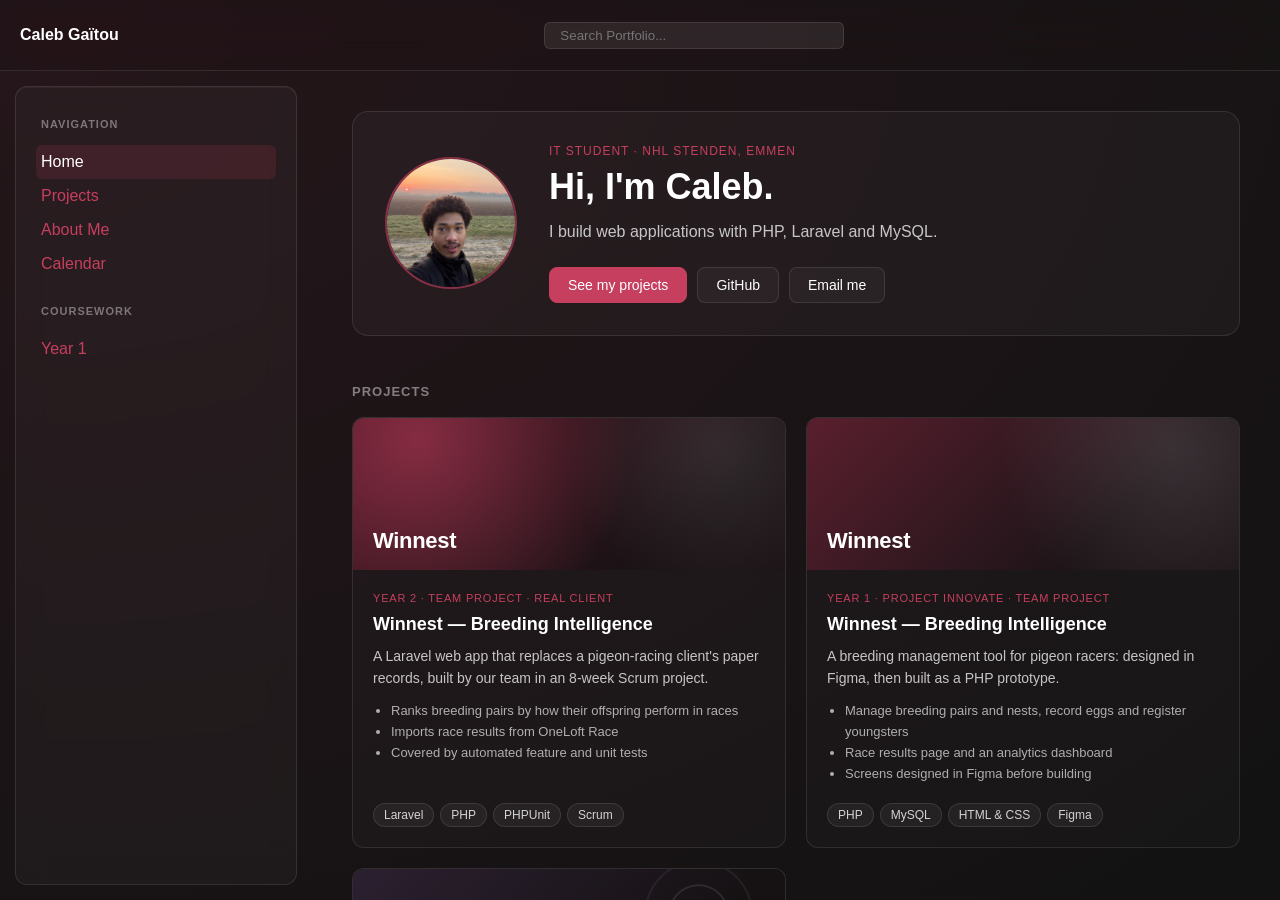
<file: index.html>
<!DOCTYPE html>
<html lang="en">
<head>
    <meta charset="UTF-8">
    <meta name="viewport" content="width=device-width, initial-scale=1.0">
    <title>Caleb Gaïtou — Portfolio</title>
    <meta name="description" content="Academic portfolio of Caleb Gaïtou, Information Technology student at NHL Stenden University of Applied Sciences in Emmen.">
    <link rel="icon" href="Portfolio/favicon.svg" type="image/svg+xml">
    <meta http-equiv="refresh" content="0; url=Portfolio/index.html">
    <link rel="canonical" href="Portfolio/index.html">
    <style>body { background: #121212; color: #fff; font-family: system-ui, sans-serif; } a { color: #c63f5f; }</style>
</head>
<body>
    <p><a href="Portfolio/index.html">Open portfolio</a></p>
</body>
</html>
</file>
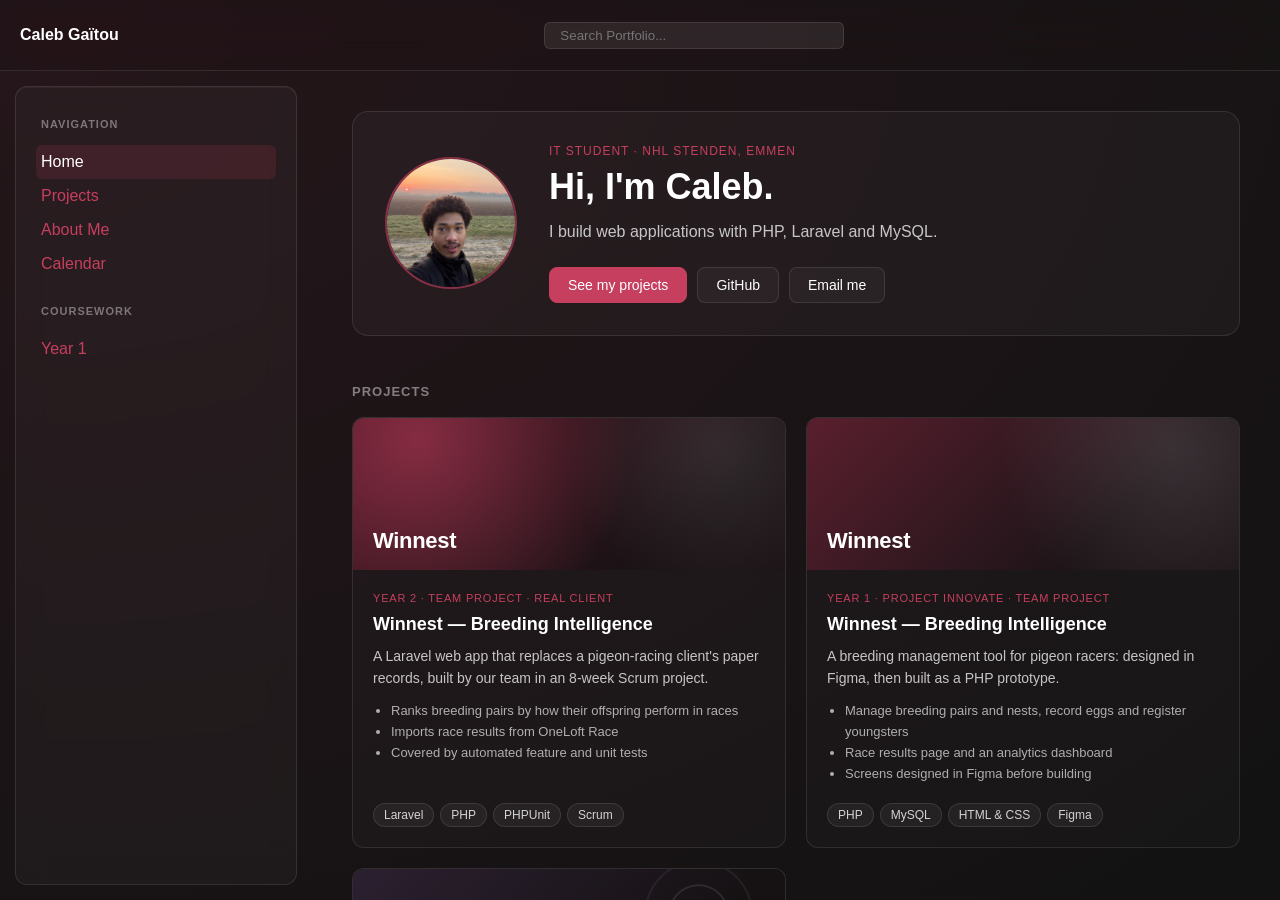
<file: Portfolio/index.html>
<!DOCTYPE html>
<html lang="en">
<head>
    <meta charset="UTF-8">
    <meta name="viewport" content="width=device-width, initial-scale=1.0">
    <title>Caleb Gaïtou — IT Student &amp; Web Developer</title>
    <meta name="description" content="Caleb Gaïtou, Information Technology student at NHL Stenden in Emmen. Web applications built with PHP, Laravel and MySQL.">
    <meta name="theme-color" content="#121212">
    <link rel="icon" href="./favicon.svg" type="image/svg+xml">
    <meta property="og:type" content="website">
    <meta property="og:title" content="Caleb Gaïtou — IT Student &amp; Web Developer">
    <meta property="og:description" content="Web applications built with PHP, Laravel and MySQL.">
    <meta property="og:image" content="https://calebgaitou.github.io/myPortfolio/Portfolio/Files/Personal/caleb-profile.jpg">
    <link rel="stylesheet" href="./Css/variables.css">
    <link rel="stylesheet" href="./Css/header.css">
    <link rel="stylesheet" href="./Css/web.css">
    <link rel="stylesheet" href="./Css/home.css">
</head>

<body class="appleDark">
    <header class="topNav">
        <div class="navLeft">
            <a href="index.html" class="welcome"><strong>Caleb Gaïtou</strong></a>
        </div>
        <div class="navCenter">
            <input type="search" id="searchBar" placeholder="Search Portfolio..." class="searchBar" aria-label="Search this page">
        </div>
    </header>

    <div class="mainContainer">
        <aside class="sidebar">
            <nav class="sidebarSection" aria-label="Site">
                <h3>Navigation</h3>
                <ul class="sidebarList">
                    <li><a href="index.html" aria-current="page">Home</a></li>
                    <li><a href="index.html#projects">Projects</a></li>
                    <li><a href="about.html">About Me</a></li>
                    <li><a href="calendar.html">Calendar</a></li>
                </ul>

                <h3>Coursework</h3>
                <ul class="sidebarList">
                    <li><a href="year1.html">Year 1</a></li>
                </ul>
            </nav>
        </aside>

        <main class="content">
            <section class="hero">
                <img src="./Files/Personal/caleb-profile.jpg" class="heroPhoto" alt="Caleb Gaïtou" width="128" height="128">
                <div class="heroText">
                    <p class="heroKicker">IT student · NHL Stenden, Emmen</p>
                    <h1>Hi, I'm Caleb.</h1>
                    <p class="heroLead">
                        I build web applications with PHP, Laravel and MySQL.
                    </p>
                    <div class="heroActions">
                        <a class="btn btnPrimary" href="#projects">See my projects</a>
                        <a class="btn" href="https://github.com/CalebGaitou" target="_blank" rel="noopener">GitHub</a>
                        <a class="btn" href="mailto:calebbgaitou@gmail.com">Email me</a>
                    </div>
                </div>
            </section>

            <section id="projects" class="homeSection" aria-labelledby="projectsHeading">
                <h2 id="projectsHeading" class="sectionHeading">Projects</h2>

                <div class="projectGrid">
                    <article class="projectCard" data-search="winnest breeding intelligence year 2 period 1 pigeon racing client laravel php phpunit scrum team ranking oneloft">
                        <div class="projectBanner projectBannerWinnestClient" aria-hidden="true">
                            <span>Winnest</span>
                        </div>
                        <div class="projectBody">
                            <p class="projectLabel">Year 2 · Team project · Real client</p>
                            <h3>Winnest — Breeding Intelligence</h3>
                            <p>
                                A Laravel web app that replaces a pigeon-racing client's paper records, built by
                                our team in an 8-week Scrum project.
                            </p>
                            <ul class="projectPoints">
                                <li>Ranks breeding pairs by how their offspring perform in races</li>
                                <li>Imports race results from OneLoft Race</li>
                                <li>Covered by automated feature and unit tests</li>
                            </ul>
                            <ul class="tagList" aria-label="Built with">
                                <li>Laravel</li>
                                <li>PHP</li>
                                <li>PHPUnit</li>
                                <li>Scrum</li>
                            </ul>
                        </div>
                    </article>

                    <article class="projectCard" data-search="winnest year 1 project innovate breeding intelligence pigeon php mysql figma team prototype">
                        <div class="projectBanner projectBannerWinnest" aria-hidden="true">
                            <span>Winnest</span>
                        </div>
                        <div class="projectBody">
                            <p class="projectLabel">Year 1 · Project Innovate · Team project</p>
                            <h3>Winnest — Breeding Intelligence</h3>
                            <p>
                                A breeding management tool for pigeon racers: designed in Figma, then built as a
                                PHP prototype.
                            </p>
                            <ul class="projectPoints">
                                <li>Manage breeding pairs and nests, record eggs and register youngsters</li>
                                <li>Race results page and an analytics dashboard</li>
                                <li>Screens designed in Figma before building</li>
                            </ul>
                            <ul class="tagList" aria-label="Built with">
                                <li>PHP</li>
                                <li>MySQL</li>
                                <li>HTML &amp; CSS</li>
                                <li>Figma</li>
                            </ul>
                        </div>
                    </article>

                    <article class="projectCard" data-search="circlesolutions circle solutions team year 1 company website bilingual dutch english dark mode phpmailer contact php">
                        <div class="projectBanner projectBannerCircle" aria-hidden="true">
                            <span>CircleSolutions</span>
                        </div>
                        <div class="projectBody">
                            <p class="projectLabel">Year 1 · Team project</p>
                            <h3>CircleSolutions — Company website</h3>
                            <p>
                                A bilingual English and Dutch website for Circle Solutions, with a light and dark
                                mode the visitor can switch between.
                            </p>
                            <ul class="projectPoints">
                                <li>Contact form that emails each submission using PHPMailer</li>
                                <li>Blog, FAQ, knowledge base and a short quiz</li>
                                <li>Cookie banner, custom 404 page and downloadable brochures</li>
                            </ul>
                            <ul class="tagList" aria-label="Built with">
                                <li>PHP</li>
                                <li>HTML &amp; CSS</li>
                                <li>JavaScript</li>
                                <li>PHPMailer</li>
                            </ul>
                        </div>
                    </article>
                </div>
            </section>

            <section class="homeSection" aria-labelledby="courseworkHeading">
                <h2 id="courseworkHeading" class="sectionHeading">Coursework &amp; more</h2>
                <div class="gridContainer">
                    <a class="card" href="year1.html" data-search="year 1 coursework professional skills">
                        <span class="cardTitle">Year 1</span>
                        <span class="cardMeta">Professional Skills</span>
                    </a>
                    <a class="card" href="about.html" data-search="about caleb gaitou education skills languages contact">
                        <span class="cardTitle">About Me</span>
                        <span class="cardMeta">Education, skills and contact</span>
                    </a>
                    <a class="card" href="calendar.html" data-search="calendar schedule outlook">
                        <span class="cardTitle">Calendar</span>
                        <span class="cardMeta">Current schedule</span>
                    </a>
                </div>
            </section>
            <p class="noResults" hidden>Nothing matches that search.</p>
        </main>
    </div>
    <script src="./js/search.js"></script>
</body>
</html>
</file>
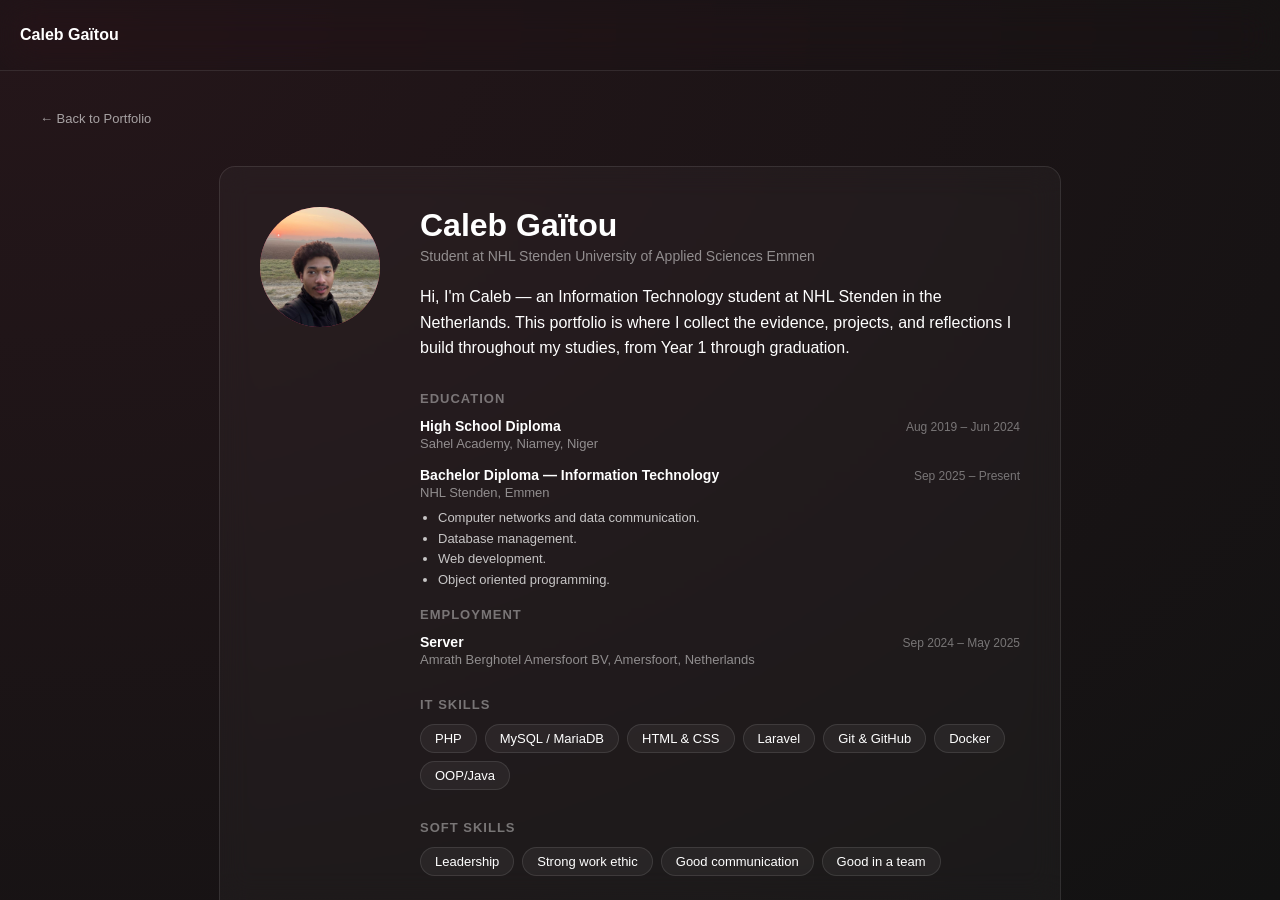
<file: Portfolio/about.html>
<!DOCTYPE html>
<html lang="en">
<head>
    <meta charset="UTF-8">
    <meta name="viewport" content="width=device-width, initial-scale=1.0">
    <title>About Me — Caleb Gaïtou Portfolio</title>
    <meta name="description" content="Caleb Gaïtou: Information Technology student at NHL Stenden in Emmen. Education, skills, languages and contact.">
    <meta name="theme-color" content="#121212">
    <link rel="icon" href="./favicon.svg" type="image/svg+xml">
    <meta property="og:type" content="profile">
    <meta property="og:title" content="About Caleb Gaïtou">
    <meta property="og:description" content="Information Technology student at NHL Stenden University of Applied Sciences, Emmen.">
    <meta property="og:image" content="https://calebgaitou.github.io/myPortfolio/Portfolio/Files/Personal/caleb-profile.jpg">
    <link rel="stylesheet" href="./Css/variables.css">
    <link rel="stylesheet" href="./Css/header.css">
    <link rel="stylesheet" href="./Css/web.css">
    <link rel="stylesheet" href="./Css/about.css">
</head>

<body class="appleDark">
    <header class="topNav">
        <div class="navLeft">
            <a href="index.html" class="welcome"><strong>Caleb Gaïtou</strong></a>
        </div>
    </header>

    <div class="mainContainer">
        <main class="content aboutPage">
            <a href="index.html" class="backLink">&larr; Back to Portfolio</a>

            <div class="aboutCenter">
                <div class="aboutCard">
                    <img src="./Files/Personal/caleb-profile.jpg" class="avatar" alt="Caleb Gaïtou">

                    <div class="aboutText">
                        <h1>Caleb Gaïtou</h1>
                        <p class="tagline">Student at NHL Stenden University of Applied Sciences Emmen</p>

                        <p class="bio">
                            Hi, I'm Caleb — an Information Technology student at NHL Stenden in the Netherlands. This portfolio is where I
                            collect the evidence, projects, and reflections I build throughout my studies, from
                            Year 1 through graduation.
                        </p>

                        <h2>Education</h2>
                        <div class="resumeEntry">
                            <div class="resumeHeader">
                                <span class="resumeTitle">High School Diploma</span>
                                <span class="resumeDate">Aug 2019 – Jun 2024</span>
                            </div>
                            <p class="resumeSubtitle">Sahel Academy, Niamey, Niger</p>
                        </div>
                        <div class="resumeEntry">
                            <div class="resumeHeader">
                                <span class="resumeTitle">Bachelor Diploma — Information Technology</span>
                                <span class="resumeDate">Sep 2025 – Present</span>
                            </div>
                            <p class="resumeSubtitle">NHL Stenden, Emmen</p>
                            <ul class="resumeBullets">
                                <li>Computer networks and data communication.</li>
                                <li>Database management.</li>
                                <li>Web development.</li>
                                <li>Object oriented programming.</li>
                            </ul>
                        </div>

                        <h2>Employment</h2>
                        <div class="resumeEntry">
                            <div class="resumeHeader">
                                <span class="resumeTitle">Server</span>
                                <span class="resumeDate">Sep 2024 – May 2025</span>
                            </div>
                            <p class="resumeSubtitle">Amrath Berghotel Amersfoort BV, Amersfoort, Netherlands</p>
                        </div>

                        <h2>IT Skills</h2>
                        <ul class="skillsList">
                            <li>PHP</li>
                            <li>MySQL / MariaDB</li>
                            <li>HTML &amp; CSS</li>
                            <li>Laravel</li>
                            <li>Git &amp; GitHub</li>
                            <li>Docker</li>
                            <li>OOP/Java</li>
                        </ul>

                        <h2>Soft Skills</h2>
                        <ul class="skillsList">
                            <li>Leadership</li>
                            <li>Strong work ethic</li>
                            <li>Good communication</li>
                            <li>Good in a team</li>
                        </ul>

                        <h2>Languages</h2>
                        <ul class="skillsList">
                            <li>English</li>
                            <li>French</li>
                            <li>Dutch</li>
                        </ul>

                        <h2>Interests</h2>
                        <ul class="resumeBullets">
                            <li>Sports: football, volleyball, softball, working out, biking</li>
                            <li>Playing video games, solo or with others</li>
                        </ul>

                        <h2>Contact</h2>
                        <ul class="contactList">
                            <li><a href="mailto:calebbgaitou@gmail.com">calebbgaitou@gmail.com</a></li>
                            <!-- Add your LinkedIn here: <li><a href="https://www.linkedin.com/in/YOUR-NAME/">My LinkedIn</a></li> -->
                            <li><a href="https://github.com/CalebGaitou" target="_blank" rel="noopener">My GitHub</a></li>
                        </ul>
                    </div>
                </div>
            </div>
        </main>
    </div>
</body>
</html>
</file>
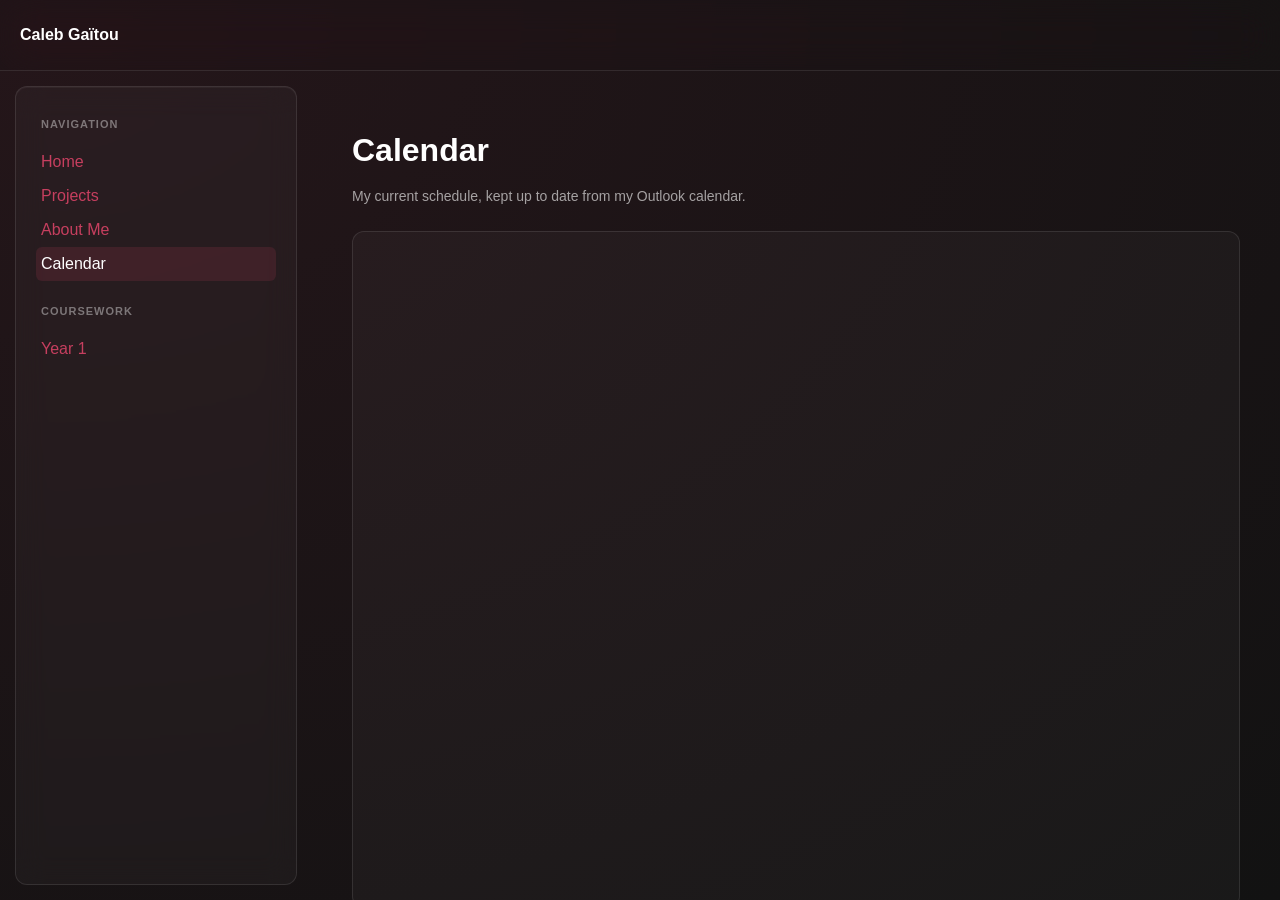
<file: Portfolio/calendar.html>
<!DOCTYPE html>
<html lang="en">
<head>
    <meta charset="UTF-8">
    <meta name="viewport" content="width=device-width, initial-scale=1.0">
    <title>Calendar — Caleb Gaïtou Portfolio</title>
    <meta name="description" content="Caleb Gaïtou's current schedule.">
    <meta name="theme-color" content="#121212">
    <link rel="icon" href="./favicon.svg" type="image/svg+xml">
    <link rel="stylesheet" href="./Css/variables.css">
    <link rel="stylesheet" href="./Css/header.css">
    <link rel="stylesheet" href="./Css/web.css">
</head>

<body class="appleDark">
    <header class="topNav">
        <div class="navLeft">
            <a href="index.html" class="welcome"><strong>Caleb Gaïtou</strong></a>
        </div>
    </header>

    <div class="mainContainer">
        <aside class="sidebar">
            <nav class="sidebarSection" aria-label="Site">
                <h3>Navigation</h3>
                <ul class="sidebarList">
                    <li><a href="index.html">Home</a></li>
                    <li><a href="index.html#projects">Projects</a></li>
                    <li><a href="about.html">About Me</a></li>
                    <li><a href="calendar.html" aria-current="page">Calendar</a></li>
                </ul>

                <h3>Coursework</h3>
                <ul class="sidebarList">
                    <li><a href="year1.html">Year 1</a></li>
                </ul>
            </nav>
        </aside>

        <main class="content">
            <h1>Calendar</h1>
            <p class="libraryIntro">My current schedule, kept up to date from my Outlook calendar.</p>

            <div class="calendarEmbed">
                <iframe
                    src="https://outlook.office365.com/owa/calendar/c8c9903190b54e469d05b934584c07ef@student.nhlstenden.com/1d67b6a9ca3741889c384cdd14fe582414789045714294495415/calendar.html"
                    title="Caleb's schedule"
                    loading="lazy"
                ></iframe>
            </div>
        </main>
    </div>
</body>
</html>
</file>
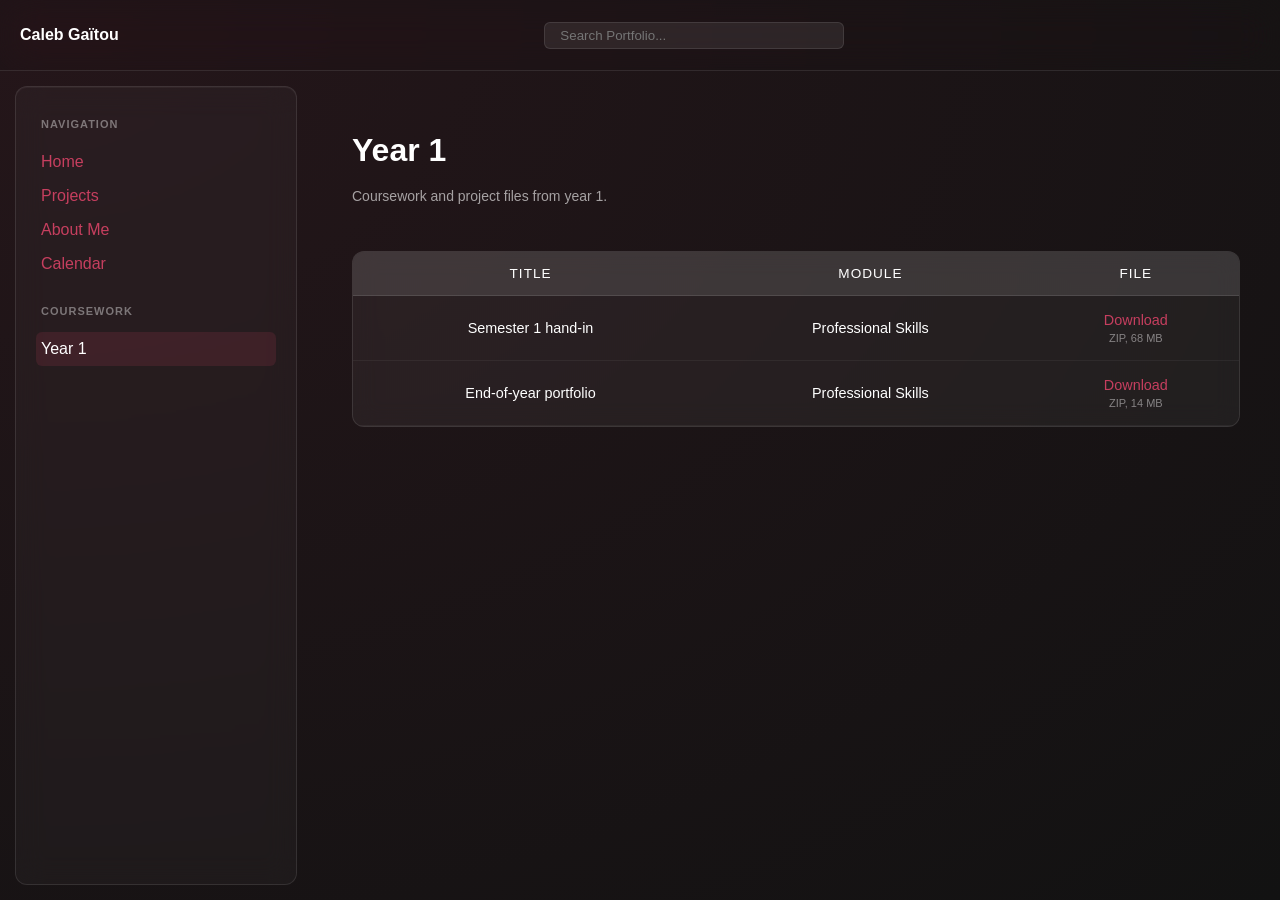
<file: Portfolio/year1.html>
<!DOCTYPE html>
<html lang="en">
<head>
    <meta charset="UTF-8">
    <meta name="viewport" content="width=device-width, initial-scale=1.0">
    <title>Year 1 — Caleb Gaïtou Portfolio</title>
    <meta name="description" content="Year 1 coursework from NHL Stenden IT: Professional Skills.">
    <meta name="theme-color" content="#121212">
    <link rel="icon" href="./favicon.svg" type="image/svg+xml">
    <link rel="stylesheet" href="./Css/variables.css">
    <link rel="stylesheet" href="./Css/header.css">
    <link rel="stylesheet" href="./Css/web.css">
</head>

<body class="appleDark">
    <header class="topNav">
        <div class="navLeft">
            <a href="index.html" class="welcome"><strong>Caleb Gaïtou</strong></a>
        </div>
        <div class="navCenter">
            <input type="search" id="searchBar" placeholder="Search Portfolio..." class="searchBar" aria-label="Search this page">
        </div>
    </header>

    <div class="mainContainer">
        <aside class="sidebar">
            <nav class="sidebarSection" aria-label="Site">
                <h3>Navigation</h3>
                <ul class="sidebarList">
                    <li><a href="index.html">Home</a></li>
                    <li><a href="index.html#projects">Projects</a></li>
                    <li><a href="about.html">About Me</a></li>
                    <li><a href="calendar.html">Calendar</a></li>
                </ul>

                <h3>Coursework</h3>
                <ul class="sidebarList">
                    <li><a href="year1.html" aria-current="page">Year 1</a></li>
                </ul>
            </nav>
        </aside>

        <main class="content">
            <h1>Year 1</h1>
            <p class="libraryIntro">Coursework and project files from year 1.</p>

            <div class="tableContainer">
                <table class="filesTable">
                    <thead>
                        <tr>
                            <th>Title</th>
                            <th>Module</th>
                            <th>File</th>
                        </tr>
                    </thead>
                    <tbody>
                        <tr data-search="professional skills semester 1 hand-in handin zip edumundo communication">
                            <td class="allCells">Semester 1 hand-in</td>
                            <td class="allCells">Professional Skills</td>
                            <td class="allCells"><a href="./Files/Year1/ProfessionalSkills/professional-skills-semester-1-handin.zip" download>Download</a> <span class="fileMeta">ZIP, 68 MB</span></td>
                        </tr>
                        <tr data-search="professional skills end of year portfolio final interview feedback meetings zip">
                            <td class="allCells">End-of-year portfolio</td>
                            <td class="allCells">Professional Skills</td>
                            <td class="allCells"><a href="./Files/Year1/ProfessionalSkills/professional-skills-end-of-year-portfolio.zip" download>Download</a> <span class="fileMeta">ZIP, 14 MB</span></td>
                        </tr>
                    </tbody>
                </table>
            </div>
            <p class="noResults" hidden>Nothing matches that search.</p>
        </main>
    </div>
    <script src="./js/search.js"></script>
</body>
</html>
</file>
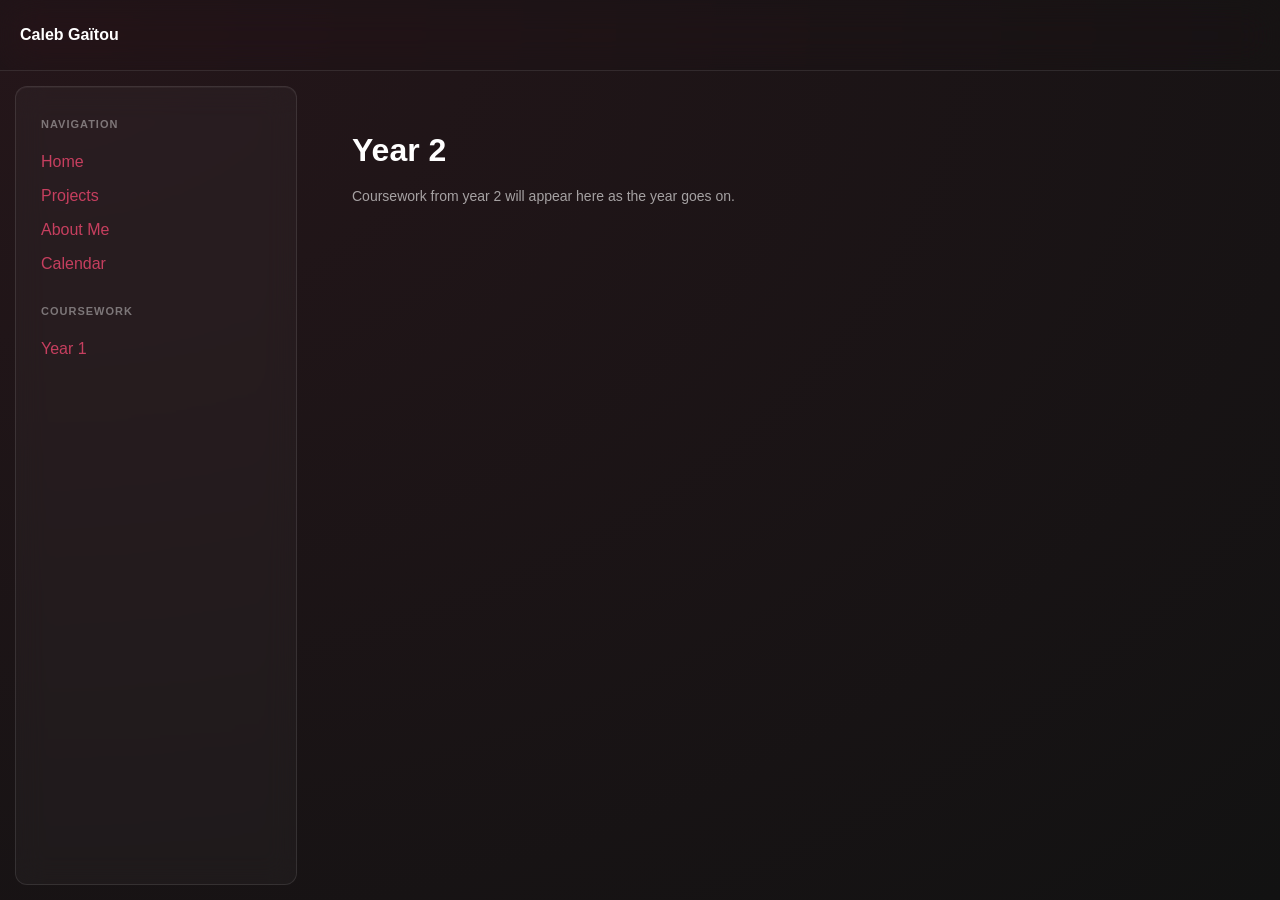
<file: Portfolio/year2.html>
<!DOCTYPE html>
<html lang="en">
<head>
    <meta charset="UTF-8">
    <meta name="viewport" content="width=device-width, initial-scale=1.0">
    <title>Year 2 — Caleb Gaïtou Portfolio</title>
    <meta name="description" content="Year 2 coursework from NHL Stenden IT.">
    <meta name="theme-color" content="#121212">
    <link rel="icon" href="./favicon.svg" type="image/svg+xml">
    <link rel="stylesheet" href="./Css/variables.css">
    <link rel="stylesheet" href="./Css/header.css">
    <link rel="stylesheet" href="./Css/web.css">
</head>

<body class="appleDark">
    <header class="topNav">
        <div class="navLeft">
            <a href="index.html" class="welcome"><strong>Caleb Gaïtou</strong></a>
        </div>
    </header>

    <div class="mainContainer">
        <aside class="sidebar">
            <nav class="sidebarSection" aria-label="Site">
                <h3>Navigation</h3>
                <ul class="sidebarList">
                    <li><a href="index.html">Home</a></li>
                    <li><a href="index.html#projects">Projects</a></li>
                    <li><a href="about.html">About Me</a></li>
                    <li><a href="calendar.html">Calendar</a></li>
                </ul>

                <h3>Coursework</h3>
                <ul class="sidebarList">
                    <li><a href="year1.html">Year 1</a></li>
                </ul>
            </nav>
        </aside>

        <main class="content">
            <h1>Year 2</h1>
            <p class="libraryIntro">Coursework from year 2 will appear here as the year goes on.</p>
        </main>
    </div>
</body>
</html>
</file>
<file: Portfolio/Css/variables.css>
:root {
    --bgMain: radial-gradient(at top left, #25161a, #121212);
    --glassBg: rgba(255, 255, 255, 0.03);
    --glassBorder: rgba(255, 255, 255, 0.1);
    --accentColor: rgb(198, 63, 95);
    --textColor: #ffffff;
}
</file>
<file: Portfolio/Css/header.css>
.topNav {
    min-height: 50px;
    background: rgba(20, 20, 20, 0.3);
    backdrop-filter: blur(20px) saturate(160%);
    -webkit-backdrop-filter: blur(20px) saturate(160%);
    display: flex;
    flex-wrap: wrap;
    align-items: center;
    justify-content: space-between;
    gap: 10px;
    padding: 10px 20px;
    border-bottom: 1px solid var(--glassBorder);
    z-index: 100;
}

.navLeft {
    display: flex;
    flex-wrap: wrap;
    align-items: center;
    gap: 10px;
}

.navCenter {
    display: flex;
    flex: 1 1 200px;
    justify-content: center;
    min-width: 160px;
}

.navRight {
    display: flex;
    align-items: center;
    justify-content: flex-end;
}

.userPermission {
    font-size: 12px;
    background: rgba(255, 255, 255, 0.05);
    padding: 4px 12px;
    border-radius: 20px;
    border: 1px solid var(--glassBorder);
    backdrop-filter: blur(5px);
}

.userPermission strong {
    color: var(--accentColor);
    text-transform: uppercase;
    letter-spacing: 0.5px;
}

.btnLogout {
    color: var(--accentColor);
    text-decoration: none;
    margin-left: 15px;
    font-size: 14px;
}

.searchBar {
    background: rgba(255, 255, 255, 0.08);
    border: 1px solid var(--glassBorder);
    border-radius: 6px;
    padding: 5px 15px;
    color: white;
    width: 100%;
    max-width: 300px;
    outline: none;
}

@media (max-width: 500px) {
    .topNav {
        justify-content: center;
        text-align: center;
    }

    .navLeft,
    .navCenter,
    .navRight {
        justify-content: center;
        width: 100%;
    }

    .searchBar {
        max-width: none;
    }
}
</file>
<file: Portfolio/Css/web.css>
/* ─── BASE ─────────────────────────────────────────────── */

body {
    margin: 0;
    font-family: -apple-system, BlinkMacSystemFont, "Segoe UI", Roboto, Helvetica;
    background: var(--bgMain);
    color: var(--textColor);
    display: flex;
    flex-direction: column;
    height: 100vh;
}

a {
    color: inherit;
    text-decoration: none;
    background-color: transparent;
}

/* Top nav (.topNav, .navLeft, etc.) now lives in Css/header.css,
   loaded alongside header.php wherever the shared header is included. */

/* ─── LAYOUT ────────────────────────────────────────────── */

.mainContainer {
    display: flex;
    flex: 1;
    overflow-y: hidden;
}

.content {
    flex: 1;
    min-width: 0;
    padding: 40px;
    overflow-y: auto;
}

/* ─── SIDEBAR ───────────────────────────────────────────── */

.sidebar {
    width: 240px;
    flex-shrink: 0;
    background: var(--glassBg);
    backdrop-filter: blur(15px);
    -webkit-backdrop-filter: blur(15px);
    margin: 15px;
    padding: 20px;
    border-radius: 12px;
    border: 1px solid var(--glassBorder);
    display: flex;
    flex-direction: column;
    box-shadow: inset 0 1px 1px rgba(255, 255, 255, 0.05);
}

.sidebar h3 {
    font-size: 11px;
    letter-spacing: 1px;
    text-transform: uppercase;
    color: rgba(255, 255, 255, 0.4);
    margin-bottom: 15px;
    padding-left: 5px;
}

.sidebar ul {
    padding: 0;
    margin: 0;
}

.sidebar li {
    list-style: none;
}

.sidebar li a,
summary {
    color: var(--accentColor);
    text-decoration: none;
    display: block;
    padding: 8px 5px;
    border-radius: 6px;
    transition: background-color 0.3s ease, color 0.3s ease;
    font-weight: 500;
}

summary a {
    cursor: pointer;
    outline: none;
    font-style: italic;
    font-weight: bold;
}

summary::-webkit-details-marker {
    color: var(--accentColor);
}

.sidebar li a:hover,
summary:hover {
    background: rgba(198, 63, 95, 0.1);
    color: white;
}

.sidebar li a[aria-current="page"] {
    background: rgba(198, 63, 95, 0.15);
    color: white;
}

.sidebarList + h3 {
    margin-top: 24px;
}

.welcome {
    color: var(--textColor);
}

.welcome:hover strong {
    color: var(--accentColor);
}

a:focus-visible,
.searchBar:focus-visible {
    outline: 2px solid var(--accentColor);
    outline-offset: 2px;
}

details ul {
    margin-left: 20px;
    margin-top: 5px;
}

details ul li a {
    font-size: 0.9em;
    opacity: 0.8;
}

.moduleMessage {
    padding-left: 10px;
    font-size: 12px;
    color: rgba(255, 255, 255, 0.4);
}

/* ─── CARDS ─────────────────────────────────────────────── */

.gridContainer {
    display: grid;
    grid-template-columns: repeat(auto-fill, minmax(200px, 1fr));
    gap: 20px;
}

.card {
    background: rgba(255, 255, 255, 0.02);
    backdrop-filter: blur(4px);
    min-height: 90px;
    border-radius: 10px;
    display: flex;
    flex-direction: column;
    justify-content: center;
    gap: 6px;
    padding: 20px;
    border: 1px solid var(--glassBorder);
    transition: all 0.3s ease;
}

.card:hover {
    background: rgba(255, 255, 255, 0.06);
    border-color: rgba(198, 63, 95, 0.5);
    transform: translateY(-4px);
    box-shadow: 0 10px 20px rgba(0, 0, 0, 0.3);
}

.cardTitle {
    font-weight: 600;
    font-size: 15px;
}

.cardMeta {
    font-size: 12px;
    color: rgba(255, 255, 255, 0.5);
}

.libraryIntro {
    color: rgba(255, 255, 255, 0.6);
    font-size: 14px;
    line-height: 1.6;
    max-width: 640px;
    margin: -6px 0 24px 0;
}

/* ─── ANNOUNCEMENTS ─────────────────────────────────────── */

.announcementBox {
    background: rgba(198, 63, 95, 0.08);
    border: 1px solid rgba(198, 63, 95, 0.3);
    border-radius: 12px;
    padding: 18px 20px;
    margin: 0 0 24px 0;
}

.announcementBox h3 {
    margin: 0 0 8px 0;
    font-size: 13px;
    letter-spacing: 1px;
    text-transform: uppercase;
    color: var(--accentColor);
}

.announcementBox p {
    margin: 0;
    line-height: 1.5;
}

.announcementMeta {
    margin-top: 10px !important;
    font-size: 12px;
    color: rgba(255, 255, 255, 0.4);
}

.announcementForm {
    background: rgba(255, 255, 255, 0.05);
    border: 1px solid var(--glassBorder);
    border-radius: 12px;
    padding: 18px 20px;
    margin: 0 0 24px 0;
    max-width: 480px;
}

.announcementForm h3 {
    margin: 0 0 6px 0;
    font-size: 14px;
}

.announcementHint {
    font-size: 12px;
    color: rgba(255, 255, 255, 0.4);
    margin: 0 0 12px 0;
}

.announcementForm textarea {
    width: 100%;
    padding: 10px;
    background: rgba(255, 255, 255, 0.05);
    border: 1px solid var(--glassBorder);
    border-radius: 6px;
    color: white;
    box-sizing: border-box;
    font-family: inherit;
    resize: vertical;
    margin-bottom: 12px;
}

/* ─── CALENDAR ──────────────────────────────────────────── */

.calendarEmbed {
    background: var(--glassBg);
    border: 1px solid var(--glassBorder);
    border-radius: 12px;
    overflow: hidden;
    height: 75vh;
    min-height: 500px;
}

.calendarEmbed iframe {
    width: 100%;
    height: 100%;
    border: none;
    display: block;
}

/* ─── PERMISSIONS TABLE ─────────────────────────────────── */

.tableContainer {
    width: 100%;
    overflow-x: auto;
    -webkit-overflow-scrolling: touch;
}

.editPermissions {
    width: 100%;
    border-collapse: separate;
    border-spacing: 0;
    margin-top: 20px;
    background: rgba(255, 255, 255, 0.05);
    backdrop-filter: blur(12px);
    -webkit-backdrop-filter: blur(12px);
    border: 1px solid rgba(255, 255, 255, 0.1);
    border-radius: 12px;
    color: rgb(255, 255, 255);
    overflow: hidden;
    table-layout: fixed;
    min-width: 600px;
}

.editPermissions th {
    background: rgba(255, 255, 255, 0.1);
    color: rgb(255, 255, 255);
    padding: 14px;
    font-weight: 500;
    font-size: 0.85em;
    text-transform: uppercase;
    letter-spacing: 1px;
    border-bottom: 1px solid rgba(255, 255, 255, 0.1);
    white-space: nowrap;
    overflow: hidden;
    text-overflow: ellipsis;
}

.editPermissions td {
    padding: 16px 14px;
    border-bottom: 1px solid rgba(255, 255, 255, 0.05);
    font-size: 0.9em;
    overflow: hidden;
    text-overflow: ellipsis;
    white-space: nowrap;
}

.allCells {
    text-align: center;
}

/* ─── FILES TABLE ───────────────────────────────────────── */
/* Separate from .editPermissions because that class hardcodes
   nth-child width percentages for exactly 6 columns. */

.filesTable {
    width: 100%;
    border-collapse: separate;
    border-spacing: 0;
    margin-top: 20px;
    background: rgba(255, 255, 255, 0.05);
    backdrop-filter: blur(12px);
    -webkit-backdrop-filter: blur(12px);
    border: 1px solid rgba(255, 255, 255, 0.1);
    border-radius: 12px;
    color: rgb(255, 255, 255);
    overflow: hidden;
}

.filesTable th {
    background: rgba(255, 255, 255, 0.1);
    color: rgb(255, 255, 255);
    padding: 14px;
    font-weight: 500;
    font-size: 0.85em;
    text-transform: uppercase;
    letter-spacing: 1px;
    border-bottom: 1px solid rgba(255, 255, 255, 0.1);
    white-space: nowrap;
}

.filesTable td {
    padding: 16px 14px;
    border-bottom: 1px solid rgba(255, 255, 255, 0.05);
    font-size: 0.9em;
}

.filesTable a {
    color: var(--accentColor);
    text-decoration: none;
}

.filesTable a:hover {
    text-decoration: underline;
}

.fileMeta {
    display: block;
    margin-top: 4px;
    font-size: 11px;
    color: rgba(255, 255, 255, 0.45);
    white-space: nowrap;
}

.noResults {
    color: rgba(255, 255, 255, 0.5);
    font-size: 14px;
}

.editPermissions th:nth-child(1),
.editPermissions td:nth-child(1) { width: 14%; }

.editPermissions th:nth-child(2),
.editPermissions td:nth-child(2) { width: 24%; }

.editPermissions th:nth-child(3),
.editPermissions td:nth-child(3) { width: 12%; }

.editPermissions th:nth-child(4),
.editPermissions td:nth-child(4) { width: 24%; }

.editPermissions th:nth-child(5),
.editPermissions td:nth-child(5) { width: 10%; }

.editPermissions th:nth-child(6),
.editPermissions td:nth-child(6) { width: 16%; }

.editActionsContainer {
    display: flex;
    flex-wrap: wrap;
    align-items: center;
    justify-content: center;
    gap: 6px;
    max-width: 100%;
}

.editPermissions select {
    background: rgba(255, 255, 255, 0.1);
    color: rgb(255, 255, 255);
    border: 1px solid rgba(255, 255, 255, 0.2);
    padding: 6px 10px;
    border-radius: 8px;
    font-size: 0.85em;
    outline: none;
    cursor: pointer;
    transition: background-color 0.3s ease;
    max-width: 100%;
    min-width: 0;
    box-sizing: border-box;
}

.editPermissions select:hover {
    background: rgba(255, 255, 255, 0.2);
}


/* ─── BUTTONS ───────────────────────────────────────────── */

.saveBtn {
    background: rgba(255, 255, 255, 0.9);
    color: rgb(0, 0, 0);
    border: none;
    padding: 8px 16px;
    border-radius: 8px;
    font-weight: 600;
    font-size: 0.8em;
    cursor: pointer;
    transition: background-color 0.2s ease, transform 0.2s ease;
}

.saveBtn:hover {
    background: rgb(255, 255, 255);
    transform: scale(1.03);
}

.deleteBtn {
    background: none;
    border: none;
    font: inherit;
    cursor: pointer;
    color: rgb(255, 69, 96);
    text-decoration: none;
    font-size: 0.85em;
    font-weight: 500;
    padding: 5px 10px;
    border-radius: 6px;
    transition: background-color 0.3s ease;
}

.deleteBtn:hover {
    background: rgba(255, 69, 96, 0.1);
}
/* ─── RESPONSIVE ────────────────────────────────────────── */
/* Kept at the end so these rules win over the desktop ones above. */

@media (max-width: 800px) {
    body {
        height: auto;
        min-height: 100vh;
    }

    .mainContainer {
        flex-direction: column;
        overflow: visible;
    }

    .sidebar {
        width: auto;
        margin: 12px 12px 0;
        padding: 12px 14px;
    }

    .sidebar h3 {
        display: none;
    }

    .sidebarList {
        display: flex;
        flex-wrap: wrap;
        gap: 4px 8px;
    }

    .sidebarList + h3 + .sidebarList {
        margin-top: 4px;
    }

    .sidebar li a {
        padding: 6px 10px;
    }

    .content {
        padding: 20px 16px;
    }
}

@media (max-width: 560px) {
    .filesTable th,
    .filesTable td {
        padding: 12px 8px;
        font-size: 0.85em;
    }

    .filesTable th {
        letter-spacing: 0.5px;
    }
}
</file>
<file: Portfolio/Css/home.css>
/* ─── HOME: HERO ────────────────────────────────────────── */

.hero {
    display: flex;
    align-items: center;
    gap: 32px;
    padding: 32px;
    margin-bottom: 48px;
    background: var(--glassBg);
    border: 1px solid var(--glassBorder);
    border-radius: 16px;
}

.heroPhoto {
    flex-shrink: 0;
    width: 128px;
    height: 128px;
    border-radius: 50%;
    object-fit: cover;
    border: 2px solid rgba(198, 63, 95, 0.6);
}

.heroKicker {
    margin: 0 0 8px;
    font-size: 12px;
    letter-spacing: 1px;
    text-transform: uppercase;
    color: var(--accentColor);
}

.hero h1 {
    margin: 0 0 12px;
    font-size: 36px;
    line-height: 1.15;
}

.heroLead {
    margin: 0 0 22px;
    font-size: 16px;
    line-height: 1.6;
    color: rgba(255, 255, 255, 0.75);
    max-width: 560px;
}

.heroActions {
    display: flex;
    flex-wrap: wrap;
    gap: 10px;
}

.btn {
    display: inline-block;
    padding: 9px 18px;
    border-radius: 8px;
    border: 1px solid var(--glassBorder);
    background: rgba(255, 255, 255, 0.04);
    font-size: 14px;
    font-weight: 500;
    transition: background-color 0.2s ease, border-color 0.2s ease;
}

.btn:hover {
    background: rgba(255, 255, 255, 0.09);
    border-color: rgba(198, 63, 95, 0.5);
}

.btnPrimary {
    background: var(--accentColor);
    border-color: var(--accentColor);
    color: #fff;
}

.btnPrimary:hover {
    background: rgb(178, 52, 83);
    border-color: rgb(178, 52, 83);
}

/* ─── HOME: SECTIONS ────────────────────────────────────── */

.homeSection {
    margin-bottom: 48px;
    scroll-margin-top: 20px;
}

.sectionHeading {
    margin: 0 0 18px;
    font-size: 13px;
    letter-spacing: 1px;
    text-transform: uppercase;
    color: rgba(255, 255, 255, 0.45);
}

/* ─── HOME: PROJECTS ────────────────────────────────────── */

.projectGrid {
    display: grid;
    grid-template-columns: repeat(auto-fill, minmax(320px, 1fr));
    gap: 20px;
}

.projectCard {
    display: flex;
    flex-direction: column;
    background: rgba(255, 255, 255, 0.02);
    border: 1px solid var(--glassBorder);
    border-radius: 12px;
    overflow: hidden;
    transition: border-color 0.3s ease, transform 0.3s ease;
}

.projectCard:hover {
    border-color: rgba(198, 63, 95, 0.5);
    transform: translateY(-3px);
}

/* Banner: swap for a screenshot later with
   <img class="projectShot" src="./Files/Projects/winnest.png" alt="..."> */
.projectBanner {
    height: 120px;
    display: flex;
    align-items: flex-end;
    padding: 16px 20px;
    font-size: 22px;
    font-weight: 700;
    letter-spacing: -0.3px;
}

.projectBannerWinnest {
    background:
        radial-gradient(circle at 85% 20%, rgba(255, 255, 255, 0.12), transparent 45%),
        linear-gradient(135deg, #5a1f2e, #1d1418 70%);
}

.projectBannerWinnestClient {
    background:
        radial-gradient(circle at 15% 15%, rgba(198, 63, 95, 0.55), transparent 55%),
        radial-gradient(circle at 85% 20%, rgba(255, 255, 255, 0.1), transparent 40%),
        linear-gradient(135deg, #3d1520, #1a1215 75%);
}

.projectBannerCircle {
    background:
        radial-gradient(circle at 80% 30%, transparent 28px, rgba(255, 255, 255, 0.12) 29px, transparent 31px),
        radial-gradient(circle at 80% 30%, transparent 52px, rgba(255, 255, 255, 0.08) 53px, transparent 55px),
        linear-gradient(135deg, #2b2030, #161214 70%);
}

.projectShot {
    width: 100%;
    height: 180px;
    object-fit: cover;
    object-position: top;
    display: block;
    border-bottom: 1px solid var(--glassBorder);
}

.projectBody {
    padding: 20px;
    display: flex;
    flex-direction: column;
    flex: 1;
}

.projectBody > .projectLabel {
    margin: 0 0 6px;
    font-size: 11px;
    letter-spacing: 0.8px;
    text-transform: uppercase;
    color: var(--accentColor);
}

.projectBody h3 {
    margin: 0 0 10px;
    font-size: 18px;
}

.projectBody > p {
    margin: 0 0 12px;
    font-size: 14px;
    line-height: 1.6;
    color: rgba(255, 255, 255, 0.75);
}

.projectPoints {
    margin: 0 0 18px;
    padding-left: 18px;
    font-size: 13px;
    line-height: 1.6;
    color: rgba(255, 255, 255, 0.65);
}

.tagList {
    display: flex;
    flex-wrap: wrap;
    gap: 6px;
    list-style: none;
    padding: 0;
    margin: auto 0 0;
}

.tagList li {
    font-size: 12px;
    padding: 4px 10px;
    border-radius: 20px;
    background: rgba(255, 255, 255, 0.05);
    border: 1px solid var(--glassBorder);
    color: rgba(255, 255, 255, 0.8);
}

/* ─── HOME: PHONE ───────────────────────────────────────── */

@media (max-width: 640px) {
    .hero {
        flex-direction: column;
        align-items: flex-start;
        gap: 18px;
        padding: 22px;
    }

    .heroPhoto {
        width: 96px;
        height: 96px;
    }

    .hero h1 {
        font-size: 28px;
    }

    .projectGrid {
        grid-template-columns: 1fr;
    }
}
</file>
<file: Portfolio/Css/about.css>
.backLink {
    display: inline-block;
    margin-bottom: 20px;
    font-size: 13px;
    color: rgba(255, 255, 255, 0.6);
    text-decoration: none;
}

.backLink:hover {
    color: var(--accentColor);
}

.aboutPage {
    display: flex;
    flex-direction: column;
}

.aboutCenter {
    flex: 1;
    display: flex;
    align-items: flex-start;
    justify-content: center;
    padding: 20px 0;
}

.aboutCard {
    display: flex;
    gap: 40px;
    align-items: flex-start;
    flex-wrap: wrap;
    background: var(--glassBg);
    backdrop-filter: blur(15px);
    -webkit-backdrop-filter: blur(15px);
    border: 1px solid var(--glassBorder);
    border-radius: 16px;
    padding: 40px;
    max-width: 760px;
    width: 100%;
}

.avatar {
    flex-shrink: 0;
    width: 120px;
    height: 120px;
    border-radius: 50%;
    background: var(--accentColor);
    object-fit: cover;
}

.aboutText {
    flex: 1;
    min-width: 240px;
}

.aboutText h1 {
    margin: 0 0 4px 0;
}

.tagline {
    color: rgba(255, 255, 255, 0.5);
    font-size: 14px;
    margin: 0 0 20px 0;
}

.bio {
    line-height: 1.6;
    margin-bottom: 30px;
}

.aboutText h2 {
    font-size: 13px;
    letter-spacing: 1px;
    text-transform: uppercase;
    color: rgba(255, 255, 255, 0.4);
    margin-bottom: 12px;
}

.resumeEntry {
    margin-bottom: 16px;
}

.resumeEntry:last-of-type {
    margin-bottom: 30px;
}

.resumeHeader {
    display: flex;
    justify-content: space-between;
    align-items: baseline;
    gap: 12px;
    flex-wrap: wrap;
}

.resumeTitle {
    font-weight: 600;
    font-size: 14px;
}

.resumeDate {
    font-size: 12px;
    color: rgba(255, 255, 255, 0.4);
    white-space: nowrap;
}

.resumeSubtitle {
    font-size: 13px;
    color: rgba(255, 255, 255, 0.5);
    margin: 2px 0 8px 0;
}

.resumeBullets {
    margin: 0 0 30px 0;
    padding-left: 18px;
    font-size: 13px;
    line-height: 1.6;
    color: rgba(255, 255, 255, 0.75);
}

.resumeEntry .resumeBullets {
    margin-bottom: 0;
}

.skillsList {
    display: flex;
    flex-wrap: wrap;
    gap: 8px;
    list-style: none;
    padding: 0;
    margin: 0 0 30px 0;
}

.skillsList li {
    background: rgba(255, 255, 255, 0.05);
    border: 1px solid var(--glassBorder);
    border-radius: 20px;
    padding: 6px 14px;
    font-size: 13px;
}

.contactList {
    list-style: none;
    padding: 0;
    margin: 0;
    display: flex;
    flex-direction: column;
    gap: 8px;
}

.contactList a {
    color: var(--accentColor);
    text-decoration: none;
    font-size: 14px;
}

.contactList a:hover {
    text-decoration: underline;
}
</file>
